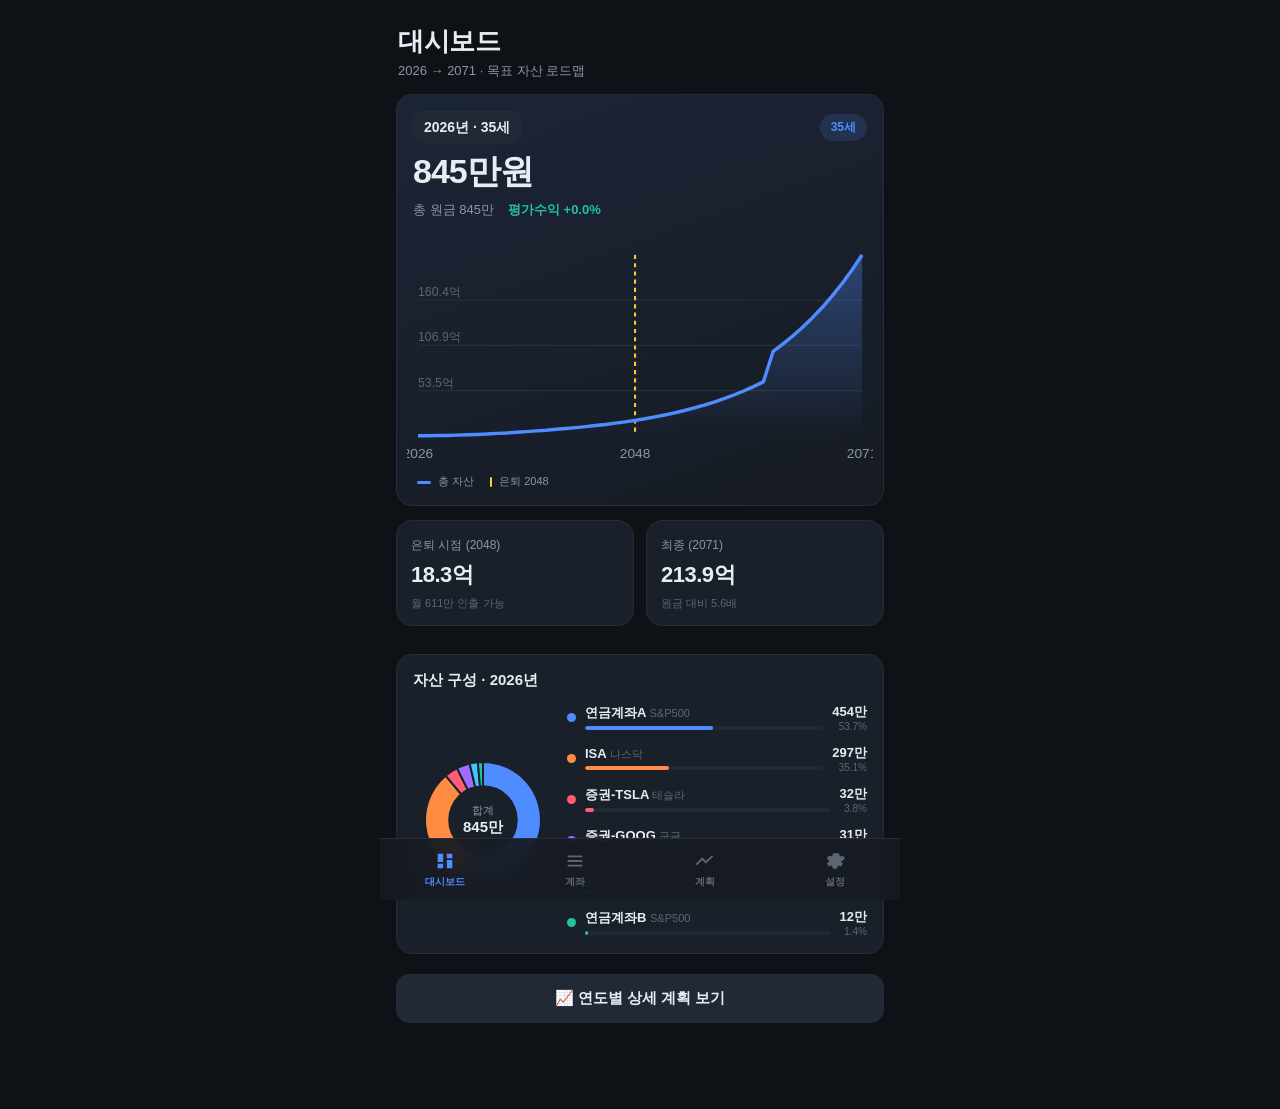
<file: index.html>
<!DOCTYPE html>
<html lang="ko">
<head>
  <meta charset="UTF-8">
  <meta name="viewport" content="width=device-width, initial-scale=1.0, maximum-scale=1.0, viewport-fit=cover, user-scalable=no">
  <meta name="theme-color" content="#0e1116">
  <meta name="apple-mobile-web-app-capable" content="yes">
  <meta name="apple-mobile-web-app-status-bar-style" content="black-translucent">
  <meta name="apple-mobile-web-app-title" content="가상 투자 계획">
  <title>가상 투자 계획</title>
  <link rel="manifest" href="./manifest.webmanifest">
  <link rel="icon" href="./icons/icon.svg" type="image/svg+xml">
  <link rel="apple-touch-icon" href="./icons/icon-192.png">
  <link rel="stylesheet" href="./css/style.css">
</head>
<body>
  <main id="view" class="view"></main>

  <nav class="bottom-nav">
    <button class="nav-item active" data-route="dashboard">
      <svg viewBox="0 0 24 24"><path d="M4 13h6V4H4v9zm0 7h6v-5H4v5zm10 0h6V11h-6v9zm0-16v5h6V4h-6z"/></svg>
      <span>대시보드</span>
    </button>
    <button class="nav-item" data-route="accounts">
      <svg viewBox="0 0 24 24"><path d="M4 6h16v2H4zm0 5h16v2H4zm0 5h16v2H4z"/></svg>
      <span>계좌</span>
    </button>
    <button class="nav-item" data-route="plan">
      <svg viewBox="0 0 24 24"><path d="M3 17l6-6 4 4 8-8-1.4-1.4L13 12l-4-4-7 7z"/></svg>
      <span>계획</span>
    </button>
    <button class="nav-item" data-route="settings">
      <svg viewBox="0 0 24 24"><path d="M12 8a4 4 0 100 8 4 4 0 000-8zm8.9 4a7 7 0 00-.1-1l2-1.5-2-3.4-2.3 1a7 7 0 00-1.7-1l-.3-2.5H9.6l-.4 2.5a7 7 0 00-1.7 1l-2.3-1-2 3.4L5.2 11a7 7 0 000 2l-2 1.5 2 3.4 2.3-1a7 7 0 001.7 1l.4 2.5h4.8l.3-2.5a7 7 0 001.7-1l2.3 1 2-3.4-2-1.5c.1-.3.1-.6.1-1z"/></svg>
      <span>설정</span>
    </button>
  </nav>

  <script src="./js/utils.js"></script>
  <script src="./js/store.js"></script>
  <script src="./js/app.js"></script>
</body>
</html>
</file>
<file: css/style.css>
/* ==========================================================================
 * 가상 투자 계획 — 스타일 (모바일 우선, 다크 테마)
 * ========================================================================== */
:root {
  --bg: #0e1116;
  --bg-elev: #161b22;
  --bg-card: #1a2029;
  --bg-card2: #212936;
  --border: #262d3a;
  --text: #e6edf3;
  --text-dim: #8b96a5;
  --text-mute: #5b6675;
  --accent: #4f8cff;
  --up: #22c1a4;
  --down: #ff5d73;
  --radius: 16px;
  --nav-h: 62px;
  --safe-b: env(safe-area-inset-bottom, 0px);
}

* { margin: 0; padding: 0; box-sizing: border-box; -webkit-tap-highlight-color: transparent; }

html, body {
  background: var(--bg);
  color: var(--text);
  font-family: -apple-system, BlinkMacSystemFont, 'Segoe UI', 'Apple SD Gothic Neo', 'Malgun Gothic', sans-serif;
  font-size: 15px;
  -webkit-font-smoothing: antialiased;
  overscroll-behavior-y: none;
}

body { max-width: 520px; margin: 0 auto; position: relative; min-height: 100vh; }

.view {
  padding: 16px 16px calc(var(--nav-h) + var(--safe-b) + 24px);
  min-height: 100vh;
}

/* ---- 헤더 ---- */
.page-head { padding: 8px 2px 14px; }
.page-head h1 { font-size: 26px; font-weight: 800; letter-spacing: -0.5px; }
.page-head .sub { color: var(--text-dim); font-size: 13px; margin-top: 3px; }

/* ---- 카드 ---- */
.card {
  background: var(--bg-card);
  border: 1px solid var(--border);
  border-radius: var(--radius);
  padding: 16px;
  margin-bottom: 14px;
}
.card-head { display: flex; justify-content: space-between; align-items: center; margin-bottom: 12px; }
.card-head h2, .card-h { font-size: 15px; font-weight: 700; }
.card-h { margin-bottom: 12px; }

/* ---- 히어로 (대시보드) ---- */
.hero { background: linear-gradient(160deg, #1c2537, #161b22); }
.hero-top { display: flex; justify-content: space-between; align-items: center; margin-bottom: 6px; }
.year-select {
  background: var(--bg-card2); color: var(--text); border: 1px solid var(--border);
  border-radius: 10px; padding: 7px 10px; font-size: 14px; font-weight: 600;
  appearance: none; -webkit-appearance: none;
}
.chip { background: rgba(79,140,255,0.15); color: var(--accent); padding: 5px 11px; border-radius: 20px; font-size: 12px; font-weight: 700; }
.hero-value { font-size: 34px; font-weight: 800; letter-spacing: -1px; margin: 4px 0 6px; }
.hero-sub { display: flex; gap: 14px; font-size: 13px; color: var(--text-dim); }
.hero-sub .up { color: var(--up); font-weight: 600; }
.hero-sub .down { color: var(--down); font-weight: 600; }
.chart-wrap { margin: 14px -6px 0; }
.chart-legend { display: flex; gap: 16px; font-size: 11px; color: var(--text-dim); margin-top: 8px; padding-left: 4px; }
.chart-legend i { display: inline-block; width: 14px; height: 3px; border-radius: 2px; vertical-align: middle; margin-right: 4px; }
.lg-line { background: var(--accent); }
.lg-retire { background: #ffcb2d; height: 10px !important; width: 2px !important; }

/* ---- 차트 SVG ---- */
.chart { width: 100%; height: auto; display: block; }
.chart .grid { stroke: var(--border); stroke-width: 1; }
.chart .gridlbl { fill: var(--text-mute); font-size: 9px; }
.chart .xlbl { fill: var(--text-dim); font-size: 10px; text-anchor: middle; }
.chart .retire { stroke: #ffcb2d; stroke-width: 1.5; stroke-dasharray: 3 3; }
.chart-card { padding: 14px 8px; }

/* ---- 통계 그리드 ---- */
.stat-grid { display: grid; grid-template-columns: 1fr 1fr; gap: 12px; margin-bottom: 14px; }
.stat { padding: 14px; }
.stat-lbl { font-size: 12px; color: var(--text-dim); }
.stat-num { display: block; font-size: 22px; font-weight: 800; margin: 6px 0 3px; letter-spacing: -0.5px; }
.stat small { color: var(--text-mute); font-size: 11px; }

/* ---- 도넛 + 자산 리스트 ---- */
.donut-wrap { display: flex; gap: 14px; align-items: center; }
.donut-box { position: relative; flex: 0 0 auto; width: 140px; height: 140px; }
.donut { width: 140px; height: 140px; }
.donut-center { position: absolute; inset: 0; display: flex; flex-direction: column; align-items: center; justify-content: center; }
.donut-center small { color: var(--text-dim); font-size: 11px; }
.donut-center b { font-size: 15px; font-weight: 800; }
.asset-list { flex: 1; min-width: 0; display: flex; flex-direction: column; gap: 11px; }
.asset-row { display: flex; align-items: center; gap: 9px; }
.dot { width: 9px; height: 9px; border-radius: 50%; flex: 0 0 auto; }
.asset-meta { flex: 1; min-width: 0; }
.asset-name { font-size: 13px; font-weight: 600; white-space: nowrap; overflow: hidden; text-overflow: ellipsis; }
.asset-name small { color: var(--text-mute); font-weight: 400; font-size: 11px; }
.bar { height: 4px; background: var(--bg-card2); border-radius: 3px; margin-top: 4px; overflow: hidden; }
.bar i { display: block; height: 100%; border-radius: 3px; }
.asset-val { text-align: right; flex: 0 0 auto; }
.asset-val b { font-size: 13px; font-weight: 700; }
.asset-val small { display: block; color: var(--text-mute); font-size: 10px; }

/* ---- 계좌 카드 ---- */
.type-section { margin-bottom: 18px; }
.type-title { font-size: 13px; color: var(--text-dim); font-weight: 700; margin: 0 2px 8px; text-transform: uppercase; letter-spacing: 0.5px; }
.acc-card {
  width: 100%; display: flex; align-items: center; gap: 12px; text-align: left;
  background: var(--bg-card); border: 1px solid var(--border); border-radius: 14px;
  padding: 14px; margin-bottom: 9px; color: var(--text); cursor: pointer;
  transition: transform 0.08s, background 0.15s;
}
.acc-card:active { transform: scale(0.98); background: var(--bg-card2); }
.acc-color { width: 6px; align-self: stretch; border-radius: 4px; flex: 0 0 auto; }
.acc-info { flex: 1; min-width: 0; }
.acc-title { font-size: 15px; font-weight: 700; }
.acc-desc { font-size: 12px; color: var(--text-dim); margin-top: 3px; }
.acc-vals { text-align: right; flex: 0 0 auto; }
.acc-vals b { font-size: 15px; font-weight: 800; }
.acc-vals small { display: block; color: var(--text-mute); font-size: 11px; margin-top: 2px; }

/* ---- 버튼 ---- */
.btn-primary, .btn-ghost, .btn-danger {
  width: 100%; padding: 14px; border-radius: 13px; font-size: 15px; font-weight: 700;
  border: none; cursor: pointer; margin-top: 6px; font-family: inherit;
}
.btn-primary { background: var(--accent); color: #fff; }
.btn-primary:active { background: #3d78e8; }
.btn-ghost { background: var(--bg-card2); color: var(--text); border: 1px solid var(--border); }
.btn-ghost:active { background: #2a3444; }
.btn-danger { background: transparent; color: var(--down); border: 1px solid rgba(255,93,115,0.3); }

/* ---- 계획 테이블 ---- */
.table-card { padding: 4px 0; overflow: hidden; }
.plan-table { width: 100%; border-collapse: collapse; font-size: 13px; }
.plan-table th { color: var(--text-dim); font-weight: 600; font-size: 11px; padding: 10px 8px; text-align: right; border-bottom: 1px solid var(--border); position: sticky; top: 0; background: var(--bg-card); }
.plan-table th:first-child { text-align: left; }
.plan-table td { padding: 9px 8px; text-align: right; border-bottom: 1px solid rgba(38,45,58,0.5); }
.plan-table .c-year { text-align: left; font-weight: 600; }
.plan-table .c-year small { display: block; color: var(--text-mute); font-size: 10px; font-weight: 400; }
.plan-table .c-value { font-weight: 700; color: var(--text); }
.plan-table .c-growth { color: var(--up); }
.plan-table .c-contrib.neg { color: var(--down); }
.plan-table .retire-row { background: rgba(255,203,45,0.08); }
.plan-table .retire-row .c-year { color: #ffcb2d; }

/* ---- 폼 ---- */
.form .field { display: block; margin-bottom: 13px; }
.field span { display: block; font-size: 12px; color: var(--text-dim); margin-bottom: 6px; font-weight: 600; }
.field input, .field select {
  width: 100%; background: var(--bg-card2); border: 1px solid var(--border); border-radius: 11px;
  padding: 12px; color: var(--text); font-size: 15px; font-family: inherit; appearance: none; -webkit-appearance: none;
}
.field input:focus, .field select:focus { outline: none; border-color: var(--accent); }
.field-row { display: grid; grid-template-columns: 1fr 1fr; gap: 10px; }

/* ---- 모달 ---- */
.modal-backdrop {
  position: fixed; inset: 0; background: rgba(0,0,0,0.6); z-index: 100;
  display: flex; align-items: flex-end; justify-content: center; backdrop-filter: blur(2px);
  animation: fade 0.15s;
}
@keyframes fade { from { opacity: 0; } }
.modal {
  background: var(--bg-elev); width: 100%; max-width: 520px; max-height: 92vh;
  border-radius: 22px 22px 0 0; display: flex; flex-direction: column;
  animation: slideup 0.22s cubic-bezier(0.2,0.8,0.2,1);
}
@keyframes slideup { from { transform: translateY(100%); } }
.modal-head { display: flex; align-items: center; gap: 10px; padding: 16px 18px 8px; }
.modal-head h2 { flex: 1; font-size: 18px; font-weight: 800; text-align: center; }
.modal-x, .modal-del { background: none; border: none; color: var(--text-dim); font-size: 16px; cursor: pointer; }
.modal-x { width: 32px; }
.modal-del { color: var(--down); font-weight: 600; font-size: 14px; }
.modal-body { padding: 8px 18px; overflow-y: auto; flex: 1; }
.modal-foot { padding: 12px 18px calc(16px + var(--safe-b)); border-top: 1px solid var(--border); }

.color-row { display: flex; gap: 10px; flex-wrap: wrap; }
.swatch { width: 30px; height: 30px; border-radius: 50%; border: 2px solid transparent; cursor: pointer; }
.swatch.sel { border-color: #fff; transform: scale(1.1); }

.ov-section { margin-top: 8px; border-top: 1px solid var(--border); padding-top: 14px; }
.ov-head { display: flex; justify-content: space-between; align-items: center; }
.ov-head h3 { font-size: 14px; font-weight: 700; }
.ov-add { background: rgba(79,140,255,0.15); color: var(--accent); border: none; padding: 6px 12px; border-radius: 8px; font-weight: 700; font-size: 13px; cursor: pointer; }
.ov-hint, .ov-empty { font-size: 11px; color: var(--text-mute); margin: 5px 0 10px; }
.ov-row { display: grid; grid-template-columns: 1fr 1fr 1fr auto; gap: 6px; margin-bottom: 6px; align-items: center; }
.ov-row input { background: var(--bg-card2); border: 1px solid var(--border); border-radius: 8px; padding: 9px 8px; color: var(--text); font-size: 13px; width: 100%; }
.ov-row .ov-note { grid-column: 1 / -1; }
.ov-del { background: none; border: none; color: var(--down); font-size: 14px; cursor: pointer; padding: 4px; }

.preview { background: var(--bg-card2); border-radius: 12px; padding: 12px 14px; margin-top: 16px; }
.pv-row { display: flex; justify-content: space-between; font-size: 13px; padding: 4px 0; }
.pv-row span { color: var(--text-dim); }
.pv-row b { font-weight: 700; }

/* ---- 기타 ---- */
.note { font-size: 12px; color: var(--text-mute); line-height: 1.6; margin: 10px 4px; }
.ver { text-align: center; color: var(--text-mute); font-size: 11px; margin-top: 20px; }
.empty { text-align: center; color: var(--text-mute); padding: 30px; }

/* ---- 하단 네비 ---- */
.bottom-nav {
  position: fixed; bottom: 0; left: 50%; transform: translateX(-50%);
  width: 100%; max-width: 520px; height: calc(var(--nav-h) + var(--safe-b));
  padding-bottom: var(--safe-b);
  background: rgba(22,27,34,0.92); backdrop-filter: blur(12px);
  border-top: 1px solid var(--border); display: flex; z-index: 50;
}
.nav-item {
  flex: 1; background: none; border: none; color: var(--text-mute);
  display: flex; flex-direction: column; align-items: center; justify-content: center; gap: 3px;
  font-size: 10px; font-weight: 600; cursor: pointer; font-family: inherit;
}
.nav-item svg { width: 22px; height: 22px; fill: currentColor; }
.nav-item.active { color: var(--accent); }

/* ---- 토스트 ---- */
#toast {
  position: fixed; bottom: calc(var(--nav-h) + var(--safe-b) + 16px); left: 50%; transform: translateX(-50%) translateY(20px);
  background: #2a3444; color: #fff; padding: 11px 20px; border-radius: 24px; font-size: 14px; font-weight: 600;
  opacity: 0; pointer-events: none; transition: all 0.25s; z-index: 200; white-space: nowrap;
}
#toast.show { opacity: 1; transform: translateX(-50%) translateY(0); }
</file>
